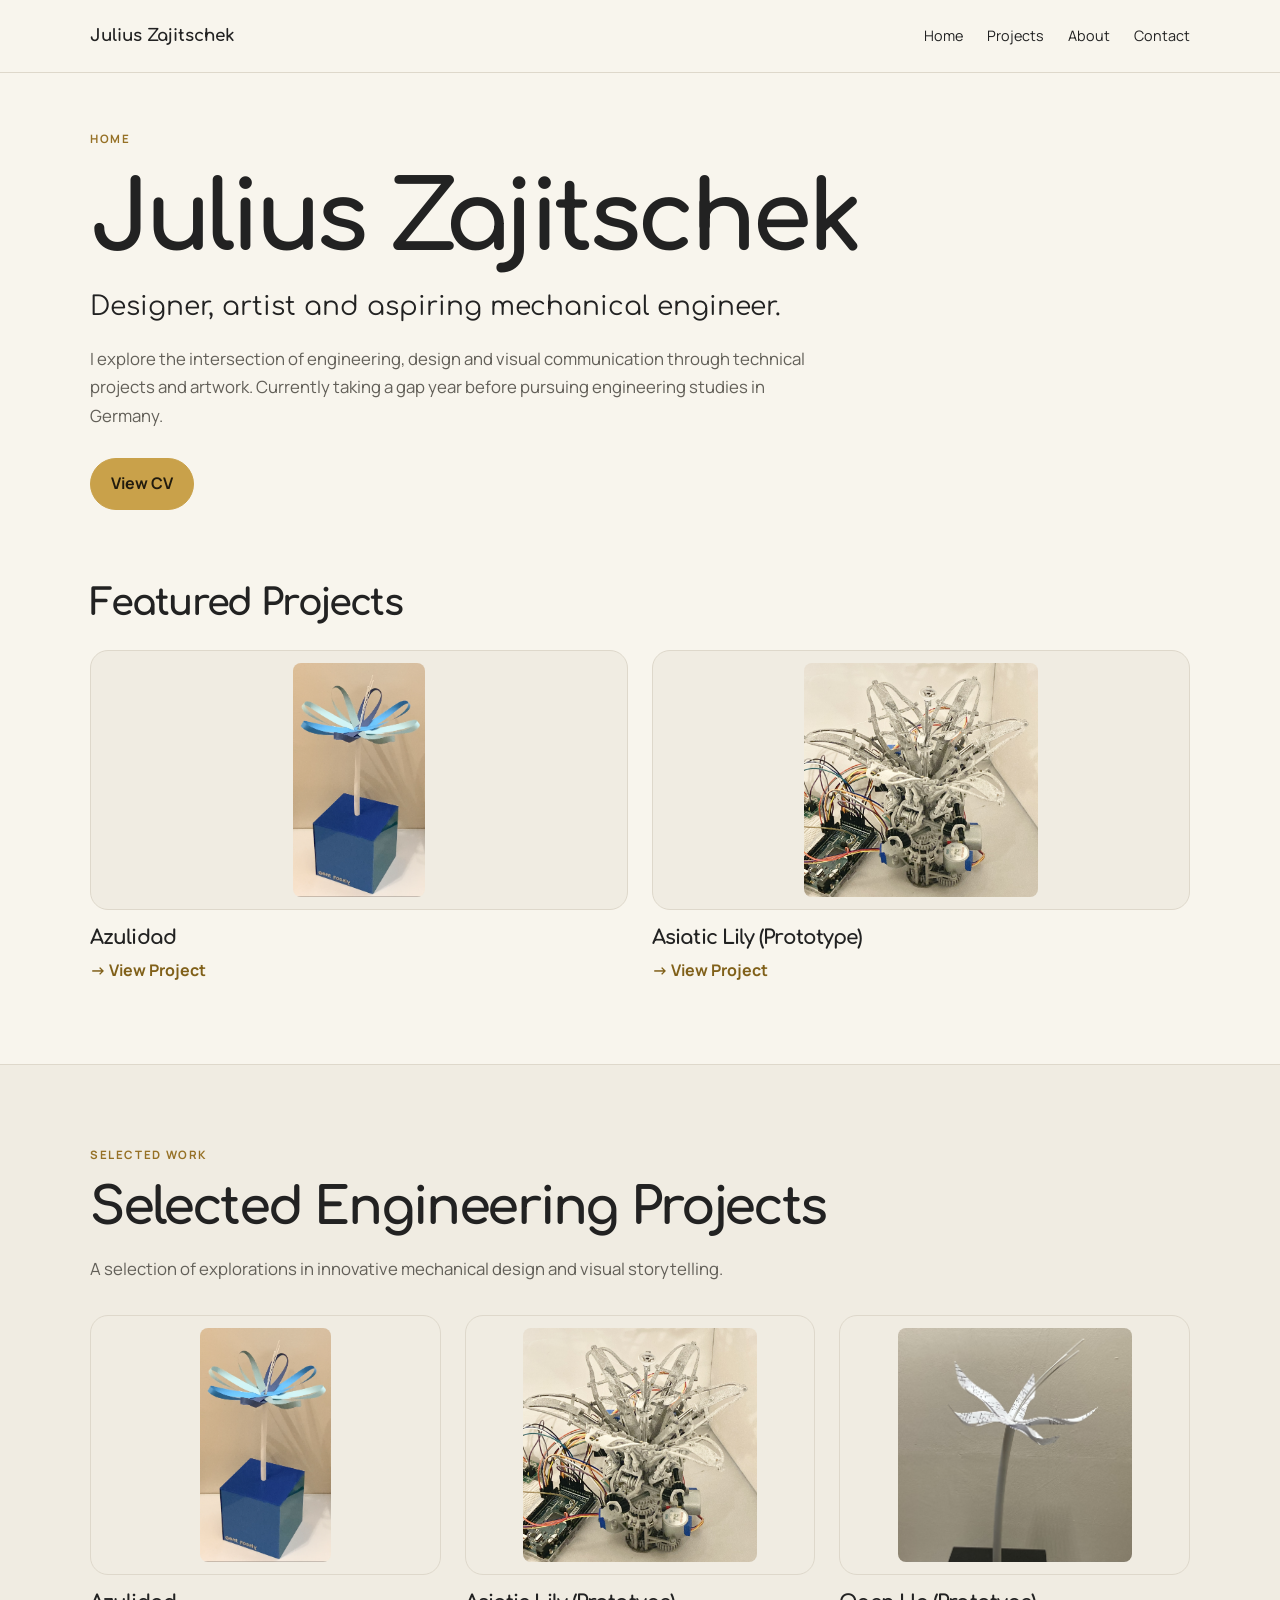
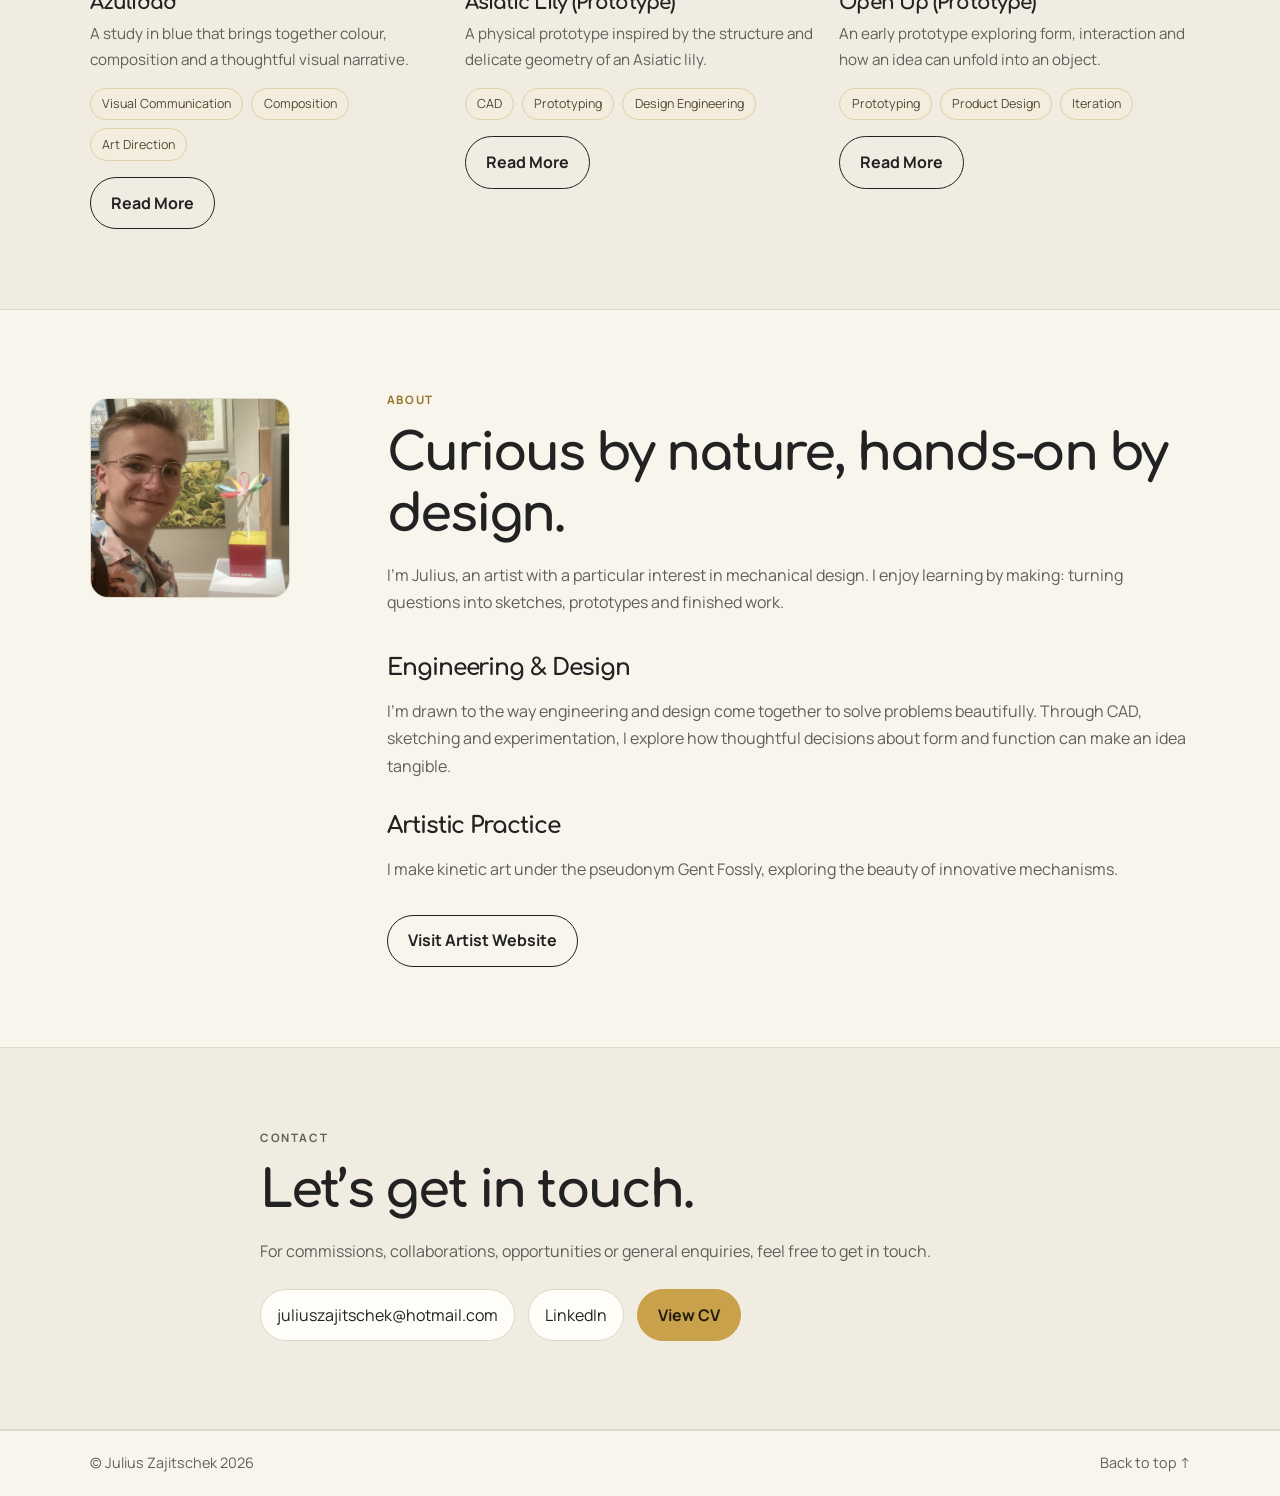
<file: index.html>
<!DOCTYPE html>
<html lang="en">
  <head>
    <meta charset="UTF-8" />
    <meta name="viewport" content="width=device-width, initial-scale=1.0" />
    <title>Julius Zajitschek — Designer, artist & aspiring mechanical engineer</title>
    <meta
      name="description"
      content="Julius Zajitschek explores the intersection of engineering, design and visual communication through physical prototypes, technical projects and artwork."
    />
    <link rel="preconnect" href="https://fonts.googleapis.com" />
    <link rel="preconnect" href="https://fonts.gstatic.com" crossorigin />
    <link
      href="https://fonts.googleapis.com/css2?family=Comfortaa:wght@400;500;600;700&family=Manrope:wght@400;500;600;700&display=swap"
      rel="stylesheet"
    />
    <link rel="stylesheet" href="styles.css?v=20261106-layout" />
    <script src="projects.js" defer></script>
    <script src="site.js" defer></script>
  </head>
  <body>
    <header class="site-header">
      <div class="container nav">
        <a class="brand" href="#home">Julius Zajitschek</a>
        <nav aria-label="Main navigation">
          <a href="#home">Home</a>
          <a href="#projects">Projects</a>
          <a href="#about">About</a>
          <a href="#contact">Contact</a>
        </nav>
      </div>
    </header>

    <main>
      <section id="home" class="hero">
        <div class="container">
          <p class="section-kicker">Home</p>
          <div class="hero-copy">
            <h1>Julius Zajitschek</h1>
            <p class="hero-subtitle">Designer, artist and aspiring mechanical engineer.</p>
            <p class="intro">
              I explore the intersection of engineering, design and visual communication
              through technical projects and artwork. Currently
              taking a gap year before pursuing engineering studies in Germany.
            </p>
            <a class="button" href="cv.pdf" target="_blank" rel="noopener noreferrer">
              View CV
            </a>
          </div>

          <div class="featured-heading">
            <p class="section-kicker">A closer look</p>
            <h2>Featured Projects</h2>
          </div>
          <div id="featured-projects" class="project-grid featured-grid" aria-live="polite"></div>
        </div>
      </section>

      <section id="projects" class="section section-tinted">
        <div class="container">
          <p class="section-kicker">Selected work</p>
          <h2>Selected Engineering Projects</h2>
          <p class="section-intro">
            A selection of explorations in innovative mechanical design and visual storytelling.
          </p>
          <div id="selected-projects" class="project-grid" aria-live="polite"></div>
        </div>
      </section>

      <section id="about" class="section">
        <div class="container about-layout">
          <div class="about-photo-wrap">
            <img class="about-photo" src="selfie.jpeg" alt="Portrait of Julius Zajitschek" />
          </div>
          <div class="about-copy">
            <p class="section-kicker">About</p>
            <h2>Curious by nature, hands-on by design.</h2>
            <p>
              I’m Julius, an artist with a particular interest in mechanical
              design. I enjoy learning by making: turning questions into sketches,
              prototypes and finished work.
            </p>

            <h3>Engineering &amp; Design</h3>
            <p>
              I’m drawn to the way engineering and design come together to solve
              problems beautifully. Through CAD, sketching and experimentation, I explore how
              thoughtful decisions about form and function can make an idea tangible.
            </p>

            <h3>Artistic Practice</h3>
            <p>
              I make kinetic art under the pseudonym Gent Fossly,
              exploring the beauty of innovative mechanisms.
            </p>
            <a class="button button-outline" href="https://gentfossly.github.io/" target="_blank" rel="noopener noreferrer">
              Visit Artist Website
            </a>
          </div>
        </div>
      </section>

      <section id="contact" class="section section-tinted contact">
        <div class="container narrow">
          <p class="section-kicker">Contact</p>
          <h2>Let’s get in touch.</h2>
          <p>
            For commissions, collaborations, opportunities or general enquiries, feel
            free to get in touch.
          </p>
          <div class="contact-links">
            <a href="mailto:juliuszajitschek@hotmail.com">juliuszajitschek@hotmail.com</a>
            <a href="https://www.linkedin.com/in/julius-zajitschek-481a99254/" target="_blank" rel="noopener noreferrer">
              LinkedIn
            </a>
            <a class="button" href="cv.pdf" target="_blank" rel="noopener noreferrer">View CV</a>
          </div>
        </div>
      </section>
    </main>

    <footer class="site-footer">
      <div class="container footer-inner">
        <p>© Julius Zajitschek 2026</p>
        <a href="#home">Back to top ↑</a>
      </div>
    </footer>
  </body>
</html>
</file>
<file: styles.css>
:root {
  --bg: #f8f5ed;
  --bg-2: #f0ece2;
  --surface: #fffdf8;
  --text: #222222;
  --muted: #625f58;
  --line: #ded8cb;
  --accent: #c9a14a;
  --hover: #a84a32;
  --shadow: 0 16px 42px rgba(49, 39, 20, 0.08);
}

* {
  box-sizing: border-box;
}

html {
  scroll-behavior: smooth;
  scroll-padding-top: 6rem;
}

body {
  margin: 0;
  background: var(--bg);
  color: var(--text);
  font-family: "Manrope", sans-serif;
  line-height: 1.7;
}

img {
  display: block;
  max-width: 100%;
}

a {
  color: inherit;
  text-decoration: none;
  transition: color 0.2s ease, border-color 0.2s ease, background-color 0.2s ease;
}

a:hover {
  color: var(--hover);
}

.container {
  width: min(1100px, calc(100% - 2rem));
  margin: 0 auto;
}

.narrow {
  max-width: 760px;
}

.site-header {
  position: sticky;
  top: 0;
  z-index: 20;
  background: rgba(248, 245, 237, 0.94);
  backdrop-filter: blur(12px);
  border-bottom: 1px solid var(--line);
}

.nav {
  display: flex;
  justify-content: space-between;
  align-items: center;
  min-height: 72px;
  gap: 1rem;
}

.brand {
  font-family: "Comfortaa", sans-serif;
  font-weight: 700;
  font-size: 1.05rem;
}

nav {
  display: flex;
  flex-wrap: wrap;
  gap: 1.5rem;
  font-size: 0.9rem;
}

nav a:hover,
.footer-inner a:hover {
  color: var(--hover);
}

.hero {
  padding: 3.5rem 0 5rem;
}

.section-kicker {
  color: #967126;
  text-transform: uppercase;
  letter-spacing: 0.14em;
  font-size: 0.72rem;
  font-weight: 700;
  margin: 0 0 0.8rem;
}

h1,
h2,
h3,
h4 {
  font-family: "Comfortaa", sans-serif;
  letter-spacing: -0.045em;
  line-height: 1.2;
  margin-top: 0;
  color: var(--text);
}

h1 {
  font-size: clamp(3rem, 8vw, 6rem);
  margin-bottom: 0.65rem;
}

h2 {
  font-size: clamp(2.15rem, 4vw, 3.3rem);
  margin-bottom: 1rem;
}

h3 {
  font-size: 1.45rem;
  margin: 2rem 0 0.6rem;
}

.hero-copy {
  max-width: 800px;
}

.hero-subtitle {
  font-family: "Comfortaa", sans-serif;
  font-size: clamp(1.15rem, 2.2vw, 1.65rem);
  line-height: 1.5;
  margin: 0 0 1.15rem;
}

.intro,
.section-intro {
  color: var(--muted);
  max-width: 720px;
  font-size: 1.05rem;
  margin: 0 0 1.7rem;
}

.button {
  display: inline-flex;
  align-items: center;
  justify-content: center;
  min-height: 48px;
  padding: 0.72rem 1.25rem;
  border-radius: 999px;
  background: var(--accent);
  color: #211b0e;
  font-weight: 700;
  border: 1px solid var(--accent);
  transition: transform 0.2s ease, background-color 0.2s ease, color 0.2s ease;
}

.button:hover {
  transform: translateY(-2px);
  background: var(--hover);
  border-color: var(--hover);
  color: #fffaf2;
  text-decoration: none;
}

.button-outline {
  background: transparent;
  color: var(--text);
  border-color: var(--text);
}

.button-outline:hover {
  color: #fffaf2;
  border-color: var(--hover);
}

.featured-heading {
  display: flex;
  align-items: end;
  justify-content: space-between;
  gap: 1rem;
  margin: 4.5rem 0 1.5rem;
}

.featured-heading .section-kicker {
  display: none;
}

.featured-heading h2 {
  font-size: clamp(1.7rem, 3vw, 2.3rem);
  margin: 0;
}

.project-grid {
  display: grid;
  grid-template-columns: repeat(3, minmax(0, 1fr));
  gap: 1.5rem;
  margin-top: 2rem;
}

.featured-grid {
  grid-template-columns: repeat(2, minmax(0, 1fr));
  margin-top: 0;
}

.home-actions {
  display: flex;
  justify-content: center;
  margin-top: 2rem;
}

.project-card {
  min-width: 0;
}

.project-image-link {
  display: flex;
  align-items: center;
  justify-content: center;
  height: clamp(190px, 24vw, 260px);
  padding: 0.75rem;
  overflow: hidden;
  border-radius: 18px;
  background: var(--bg-2);
  border: 1px solid var(--line);
}

.project-image {
  width: auto;
  height: auto;
  max-width: 100%;
  max-height: 100%;
  object-fit: contain;
  border-radius: 8px;
  transition: transform 0.35s ease;
}

.project-image-link:hover .project-image {
  transform: scale(1.025);
}

.project-card h3 {
  font-size: 1.25rem;
  margin: 1rem 0 0.4rem;
}

.project-card h3 a:hover,
.text-link:hover {
  color: var(--hover);
}

.project-summary {
  margin: 0 0 0.9rem;
  color: var(--muted);
  font-size: 0.95rem;
}

.text-link {
  display: inline-flex;
  gap: 0.45rem;
  align-items: center;
  color: #806019;
  font-weight: 700;
}

.text-link:hover {
  text-decoration: none;
}

.project-tags {
  display: flex;
  flex-wrap: wrap;
  gap: 0.5rem;
  list-style: none;
  padding: 0;
  margin: 0 0 1rem;
}

.project-tags li {
  padding: 0.3rem 0.7rem;
  border: 1px solid #dfcfaa;
  border-radius: 999px;
  background: #f4eddd;
  font-size: 0.78rem;
  color: #514733;
}

.section {
  padding: 5rem 0;
}

.section-tinted {
  background: var(--bg-2);
  border-top: 1px solid var(--line);
  border-bottom: 1px solid var(--line);
}

.about-layout {
  display: grid;
  grid-template-columns: 220px minmax(0, 1fr);
  gap: clamp(2rem, 6vw, 5rem);
  align-items: start;
}

.about-photo-wrap {
  padding-top: 0.5rem;
}

.about-photo {
  width: 200px;
  aspect-ratio: 1;
  object-fit: cover;
  border-radius: 18px;
  border: 1px solid var(--line);
}

.about-copy > p:not(.section-kicker),
.project-detail-copy p,
.contact p {
  color: var(--muted);
}

.about-copy h3:first-of-type {
  margin-top: 2.4rem;
}

.about-copy .button {
  margin-top: 1rem;
}

.contact {
  padding-bottom: 5.5rem;
}

.contact-links {
  display: flex;
  flex-wrap: wrap;
  gap: 0.8rem;
  margin-top: 1.5rem;
}

.contact-links > a:not(.button) {
  display: inline-flex;
  align-items: center;
  min-height: 48px;
  padding: 0.65rem 1rem;
  border: 1px solid var(--line);
  border-radius: 999px;
  background: var(--surface);
}

.contact-links > a:not(.button):hover {
  border-color: var(--hover);
  color: var(--hover);
}

.site-footer {
  border-top: 1px solid var(--line);
  padding: 1.25rem 0;
}

.footer-inner {
  display: flex;
  justify-content: space-between;
  gap: 1rem;
  flex-wrap: wrap;
  color: var(--muted);
  font-size: 0.9rem;
}

.footer-inner p {
  margin: 0;
}

.project-page {
  padding: 3.5rem 0 5rem;
}

.back-link {
  display: inline-block;
  margin-bottom: 2rem;
  color: #806019;
  font-weight: 700;
}

.project-detail-header {
  max-width: 800px;
  margin-bottom: 2rem;
}

.project-detail-header h1 {
  font-size: clamp(2.6rem, 6vw, 4.8rem);
}

.project-detail-image-frame {
  display: flex;
  align-items: center;
  justify-content: center;
  width: 100%;
  max-width: 960px;
  height: clamp(280px, 52vw, 560px);
  max-height: 65vh;
  padding: 1rem;
  background: var(--bg-2);
  border: 1px solid var(--line);
  border-radius: 20px;
  margin: 0 auto 3rem;
}

.project-detail-image {
  width: auto;
  height: auto;
  max-width: 100%;
  max-height: 100%;
  object-fit: contain;
  border-radius: 10px;
}

.project-detail-copy {
  max-width: 760px;
}

.detail-section {
  padding: 1.2rem 0;
  border-top: 1px solid var(--line);
}

.detail-section h2 {
  font-size: 1.5rem;
  margin: 0 0 0.6rem;
}

.detail-section p {
  margin: 0;
}

.detail-actions {
  margin-top: 2.2rem;
}

.notice {
  padding: 1rem 1.2rem;
  border: 1px solid var(--line);
  border-radius: 14px;
  background: var(--surface);
  color: var(--muted);
}

@media (max-width: 800px) {
  .project-grid {
    grid-template-columns: repeat(2, minmax(0, 1fr));
  }

  .about-layout {
    grid-template-columns: 160px minmax(0, 1fr);
    gap: 2rem;
  }

  .about-photo {
    width: 160px;
  }
}

@media (max-width: 580px) {
  .nav {
    flex-direction: column;
    justify-content: center;
    padding: 0.8rem 0;
  }

  nav {
    justify-content: center;
    gap: 0.7rem 1.1rem;
  }

  .hero {
    padding-top: 2.5rem;
  }

  .featured-heading {
    margin-top: 3.5rem;
  }

  .project-grid,
  .featured-grid {
    grid-template-columns: 1fr;
  }

  .section {
    padding: 3.5rem 0;
  }

  .about-layout {
    grid-template-columns: 1fr;
    gap: 1.5rem;
  }

  .about-photo {
    width: 150px;
  }

  .project-page {
    padding-top: 2.5rem;
  }
}
</file>
